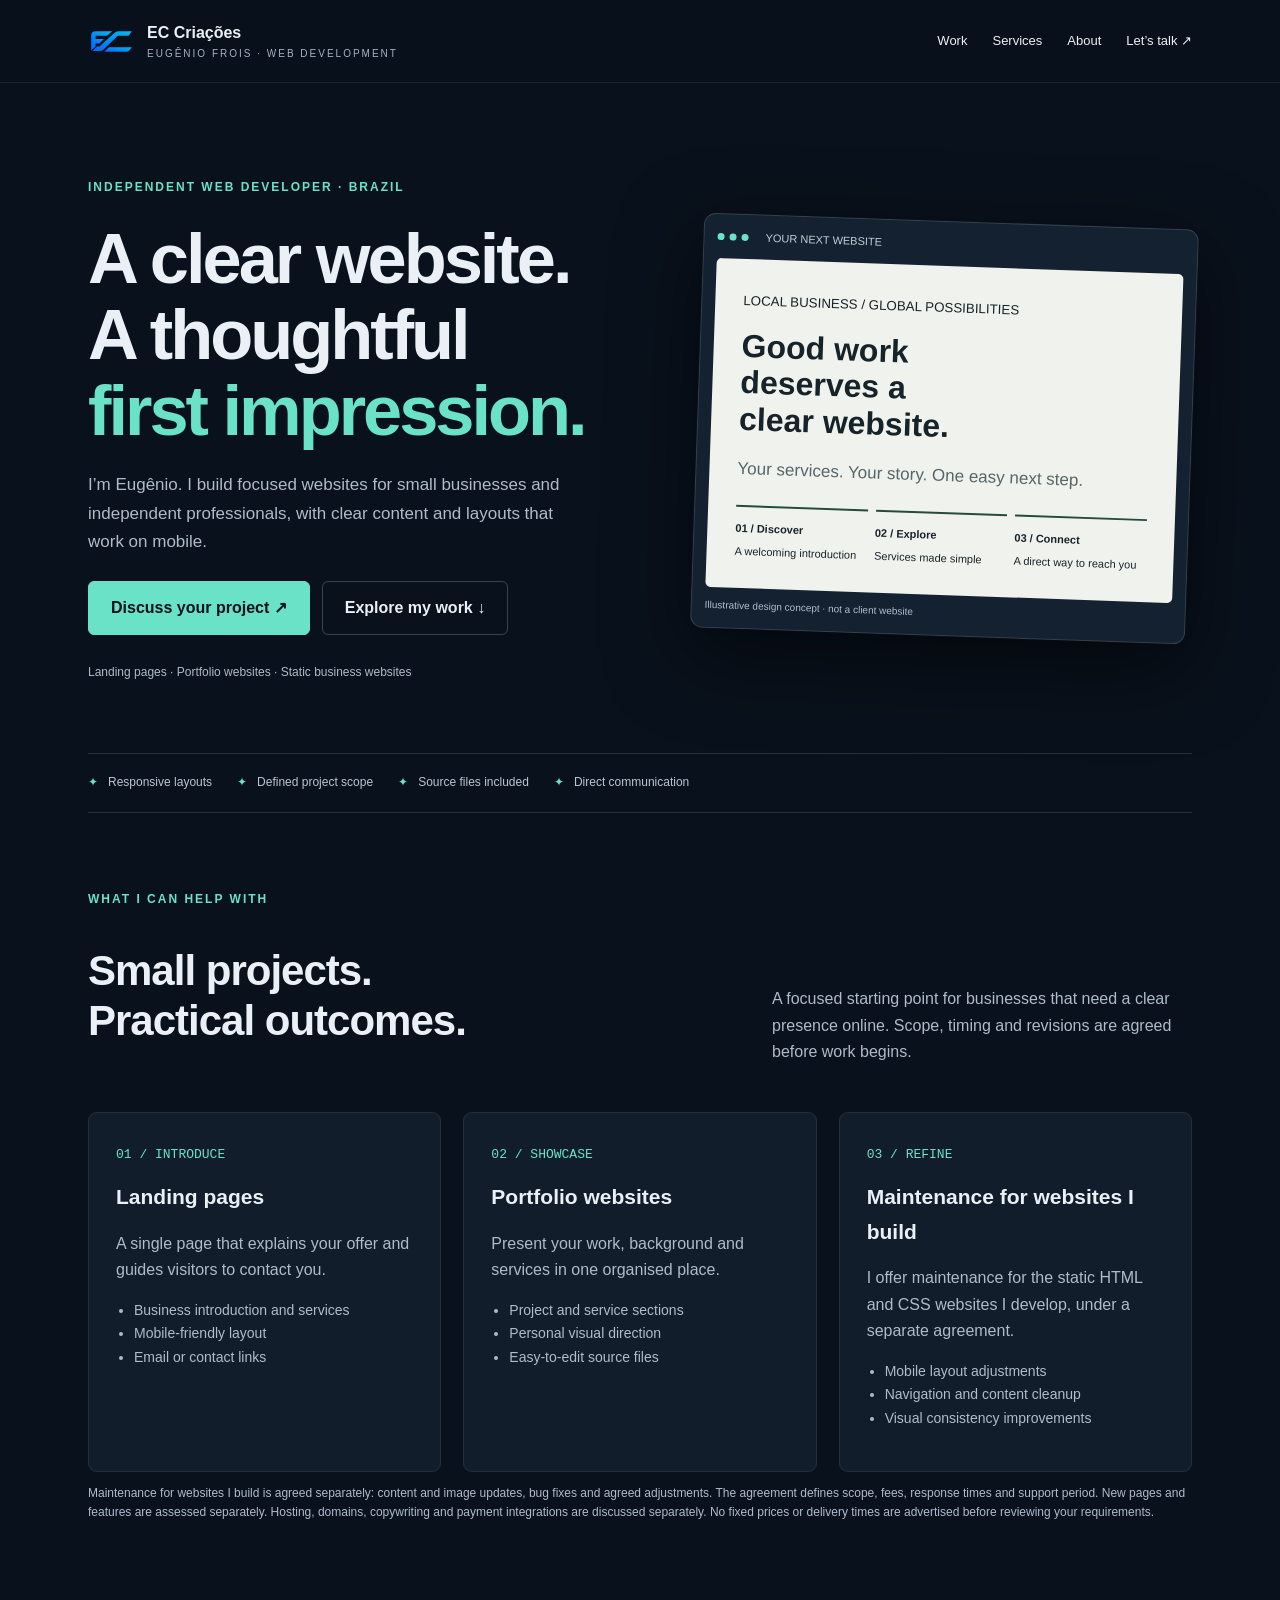
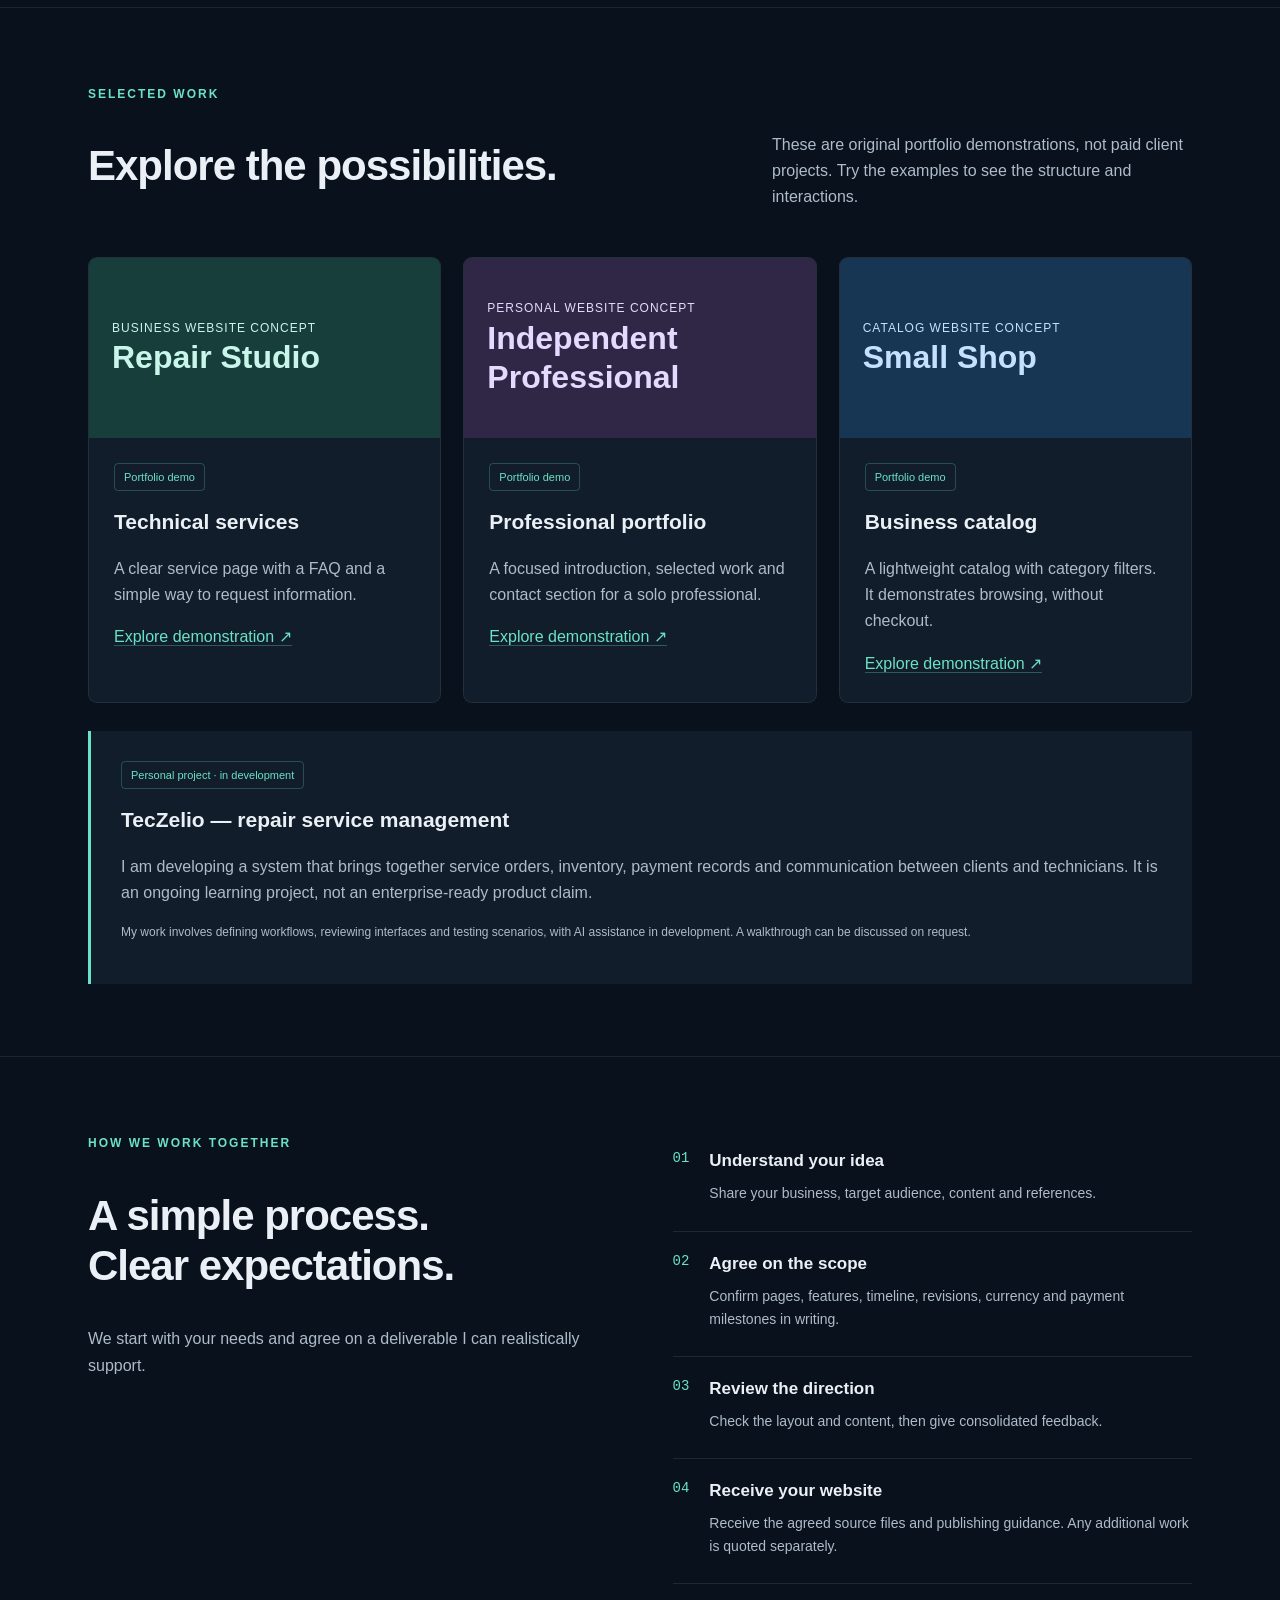
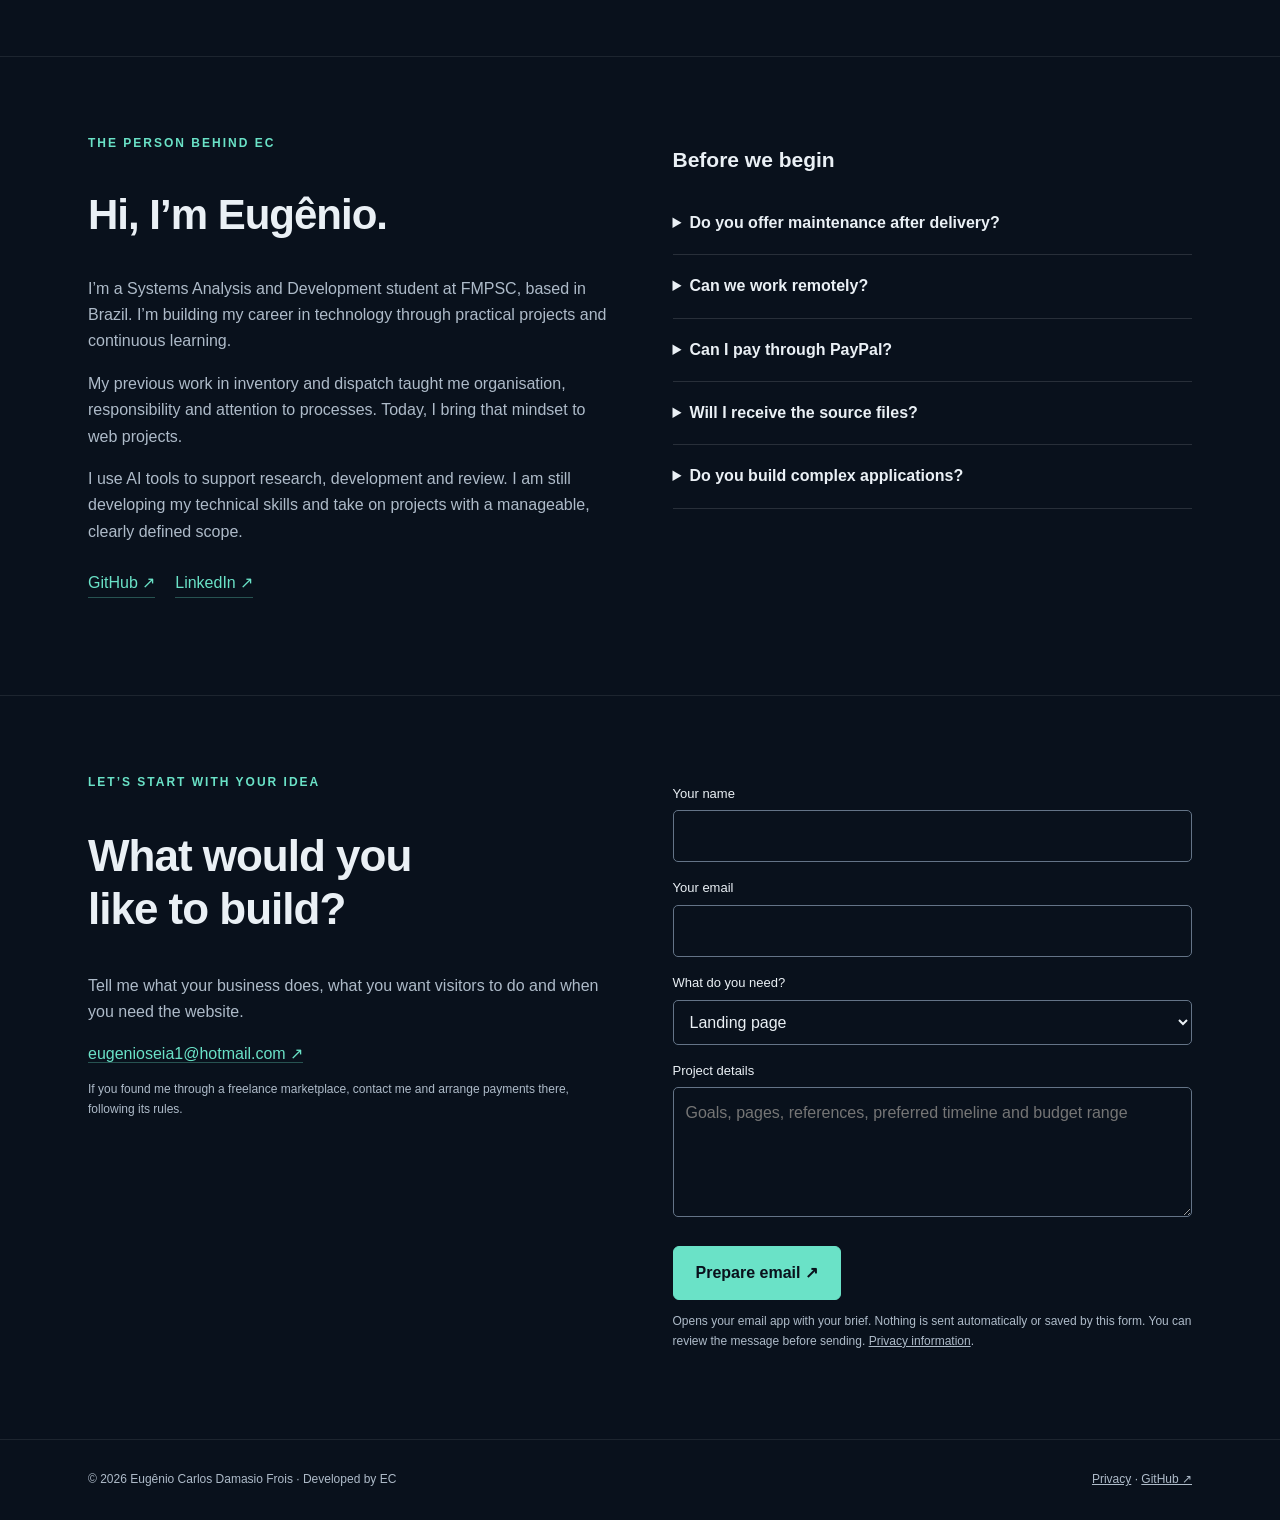
<file: index.html>
<!doctype html><html lang="en"><head><meta charset="utf-8"><meta name="viewport" content="width=device-width,initial-scale=1"><title>Eugênio Frois | EC · Independent Web Developer</title><meta name="description" content="Responsive landing pages, portfolio websites and static business websites by Eugênio Frois, an independent developer based in Brazil."><meta name="theme-color" content="#09111c"><link rel="icon" href="assets/ec-logo.svg" type="image/svg+xml"><link rel="stylesheet" href="styles.css"><script src="site.js" defer></script></head><body><a class="skip" href="#main">Skip to content</a><header><div class="wrap nav"><a class="brand" href="index.html"><img src="assets/ec-logo.svg" alt="EC"><div><b>EC Criações</b><small>EUGÊNIO FROIS · WEB DEVELOPMENT</small></div></a><nav aria-label="Main navigation"><a href="index.html#work">Work</a><a href="index.html#services">Services</a><a href="index.html#about">About</a><a href="index.html#contact">Let’s talk ↗</a></nav></div></header><main id="main"><div class="wrap"><section class="hero"><div><span class="eyebrow">Independent web developer · Brazil</span><h1>A clear website.<br>A thoughtful<br><em>first impression.</em></h1><p>I’m Eugênio. I build focused websites for small businesses and independent professionals, with clear content and layouts that work on mobile.</p><div class="actions"><a class="button" href="#contact">Discuss your project ↗</a><a class="button secondary" href="#work">Explore my work ↓</a></div><div class="meta">Landing pages · Portfolio websites · Static business websites</div></div><div class="studio" aria-label="Illustrative website design"><div class="window-top"><span class="dot"></span><span class="dot"></span><span class="dot"></span><span>YOUR NEXT WEBSITE</span></div><div class="canvas"><small>LOCAL BUSINESS / GLOBAL POSSIBILITIES</small><h3>Good work deserves a clear website.</h3><p>Your services. Your story. One easy next step.</p><div class="preview-grid"><div class="preview-tile"><b>01 / Discover</b>A welcoming introduction</div><div class="preview-tile"><b>02 / Explore</b>Services made simple</div><div class="preview-tile"><b>03 / Connect</b>A direct way to reach you</div></div></div><div class="preview-label">Illustrative design concept · not a client website</div></div></section><div class="rail"><span>Responsive layouts</span><span>Defined project scope</span><span>Source files included</span><span>Direct communication</span></div></div>
<section class="section" id="services"><div class="wrap"><div class="section-head"><div><span class="eyebrow">What I can help with</span><h2>Small projects.<br>Practical outcomes.</h2></div><p>A focused starting point for businesses that need a clear presence online. Scope, timing and revisions are agreed before work begins.</p></div><div class="grid"><article class="card"><span class="number">01 / INTRODUCE</span><h3>Landing pages</h3><p>A single page that explains your offer and guides visitors to contact you.</p><ul><li>Business introduction and services</li><li>Mobile-friendly layout</li><li>Email or contact links</li></ul></article><article class="card"><span class="number">02 / SHOWCASE</span><h3>Portfolio websites</h3><p>Present your work, background and services in one organised place.</p><ul><li>Project and service sections</li><li>Personal visual direction</li><li>Easy-to-edit source files</li></ul></article><article class="card"><span class="number">03 / REFINE</span><h3>Maintenance for websites I build</h3><p>I offer maintenance for the static HTML and CSS websites I develop, under a separate agreement.</p><ul><li>Mobile layout adjustments</li><li>Navigation and content cleanup</li><li>Visual consistency improvements</li></ul></article></div><p class="fine">Maintenance for websites I build is agreed separately: content and image updates, bug fixes and agreed adjustments. The agreement defines scope, fees, response times and support period. New pages and features are assessed separately. Hosting, domains, copywriting and payment integrations are discussed separately. No fixed prices or delivery times are advertised before reviewing your requirements.</p></div></section>
<section class="section" id="work"><div class="wrap"><div class="section-head"><div><span class="eyebrow">Selected work</span><h2>Explore the possibilities.</h2></div><p>These are original portfolio demonstrations, not paid client projects. Try the examples to see the structure and interactions.</p></div><div class="grid"><article class="card project"><div class="project-art"><span>BUSINESS WEBSITE CONCEPT</span><strong>Repair Studio</strong></div><div class="copy"><span class="tag">Portfolio demo</span><h3>Technical services</h3><p>A clear service page with a FAQ and a simple way to request information.</p><a class="text-link" href="demo-repair.html">Explore demonstration ↗</a></div></article><article class="card project"><div class="project-art purple"><span>PERSONAL WEBSITE CONCEPT</span><strong>Independent<br>Professional</strong></div><div class="copy"><span class="tag">Portfolio demo</span><h3>Professional portfolio</h3><p>A focused introduction, selected work and contact section for a solo professional.</p><a class="text-link" href="demo-professional.html">Explore demonstration ↗</a></div></article><article class="card project"><div class="project-art blue"><span>CATALOG WEBSITE CONCEPT</span><strong>Small Shop</strong></div><div class="copy"><span class="tag">Portfolio demo</span><h3>Business catalog</h3><p>A lightweight catalog with category filters. It demonstrates browsing, without checkout.</p><a class="text-link" href="demo-catalog.html">Explore demonstration ↗</a></div></article></div><div class="about-box" style="margin-top:28px"><span class="tag">Personal project · in development</span><h3>TecZelio — repair service management</h3><p>I am developing a system that brings together service orders, inventory, payment records and communication between clients and technicians. It is an ongoing learning project, not an enterprise-ready product claim.</p><p class="fine">My work involves defining workflows, reviewing interfaces and testing scenarios, with AI assistance in development. A walkthrough can be discussed on request.</p></div></div></section>
<section class="section"><div class="wrap split"><div><span class="eyebrow">How we work together</span><h2>A simple process.<br>Clear expectations.</h2><p>We start with your needs and agree on a deliverable I can realistically support.</p></div><div class="steps"><div class="step"><div><strong>Understand your idea</strong><p>Share your business, target audience, content and references.</p></div></div><div class="step"><div><strong>Agree on the scope</strong><p>Confirm pages, features, timeline, revisions, currency and payment milestones in writing.</p></div></div><div class="step"><div><strong>Review the direction</strong><p>Check the layout and content, then give consolidated feedback.</p></div></div><div class="step"><div><strong>Receive your website</strong><p>Receive the agreed source files and publishing guidance. Any additional work is quoted separately.</p></div></div></div></div></section>
<section class="section" id="about"><div class="wrap split"><div><span class="eyebrow">The person behind EC</span><h2>Hi, I’m Eugênio.</h2><p>I’m a Systems Analysis and Development student at FMPSC, based in Brazil. I’m building my career in technology through practical projects and continuous learning.</p><p>My previous work in inventory and dispatch taught me organisation, responsibility and attention to processes. Today, I bring that mindset to web projects.</p><p>I use AI tools to support research, development and review. I am still developing my technical skills and take on projects with a manageable, clearly defined scope.</p><div class="socials"><a class="text-link" href="https://github.com/eugeniofrois-creator" target="_blank" rel="noopener noreferrer">GitHub ↗</a><a class="text-link" href="https://www.linkedin.com/in/eugenio-carlos-4752462b6/" target="_blank" rel="noopener noreferrer">LinkedIn ↗</a></div></div><div class="faq"><h3>Before we begin</h3><details><summary>Do you offer maintenance after delivery?</summary><p>Yes, for websites I develop. Maintenance is contracted separately, with agreed updates, fixes, fees, response times and support period. Larger changes are quoted separately.</p></details><details><summary>Can we work remotely?</summary><p>Yes. Project requirements, feedback and delivery can be coordinated in writing. I’m based in Brazil, in the Brasília time zone.</p></details><details><summary>Can I pay through PayPal?</summary><p>For direct projects, PayPal payment arrangements can be discussed after the quote. Currency, fees and milestones must be agreed first. This website does not process payments. Projects found through freelance platforms must follow their payment rules.</p></details><details><summary>Will I receive the source files?</summary><p>Source files are included in the agreed delivery. Ownership, third-party asset licences and any reuse restrictions are specified in the project agreement.</p></details><details><summary>Do you build complex applications?</summary><p>My current freelance focus is small static websites and interface improvements. Complex backend systems, sensitive data processing and payment integrations require a separate technical assessment.</p></details></div></div></section>
<section class="section contact" id="contact"><div class="wrap split"><div><span class="eyebrow">Let’s start with your idea</span><h2>What would you<br>like to build?</h2><p>Tell me what your business does, what you want visitors to do and when you need the website.</p><a class="text-link" href="mailto:eugenioseia1@hotmail.com">eugenioseia1@hotmail.com ↗</a><p class="fine">If you found me through a freelance marketplace, contact me and arrange payments there, following its rules.</p></div><form id="brief"><label for="name">Your name</label><input id="name" name="name" required maxlength="80" autocomplete="name"><label for="email">Your email</label><input id="email" name="email" type="email" required maxlength="180" autocomplete="email"><label for="service">What do you need?</label><select id="service" name="service"><option>Landing page</option><option>Portfolio website</option><option>Static business website</option><option>HTML / CSS improvements</option></select><label for="message">Project details</label><textarea id="message" name="message" required maxlength="2000" placeholder="Goals, pages, references, preferred timeline and budget range"></textarea><button class="button" type="submit">Prepare email ↗</button><p class="fine">Opens your email app with your brief. Nothing is sent automatically or saved by this form. You can review the message before sending. <a href="privacy.html">Privacy information</a>.</p><p id="formStatus" role="status"></p><a id="emailFallback" hidden>Open prepared email</a></form></div></section></main><footer><div class="wrap footer-row"><span>© 2026 Eugênio Carlos Damasio Frois · Developed by EC</span><span><a href="privacy.html">Privacy</a> · <a href="https://github.com/eugeniofrois-creator" target="_blank" rel="noopener noreferrer">GitHub ↗</a></span></div></footer></body></html>
</file>
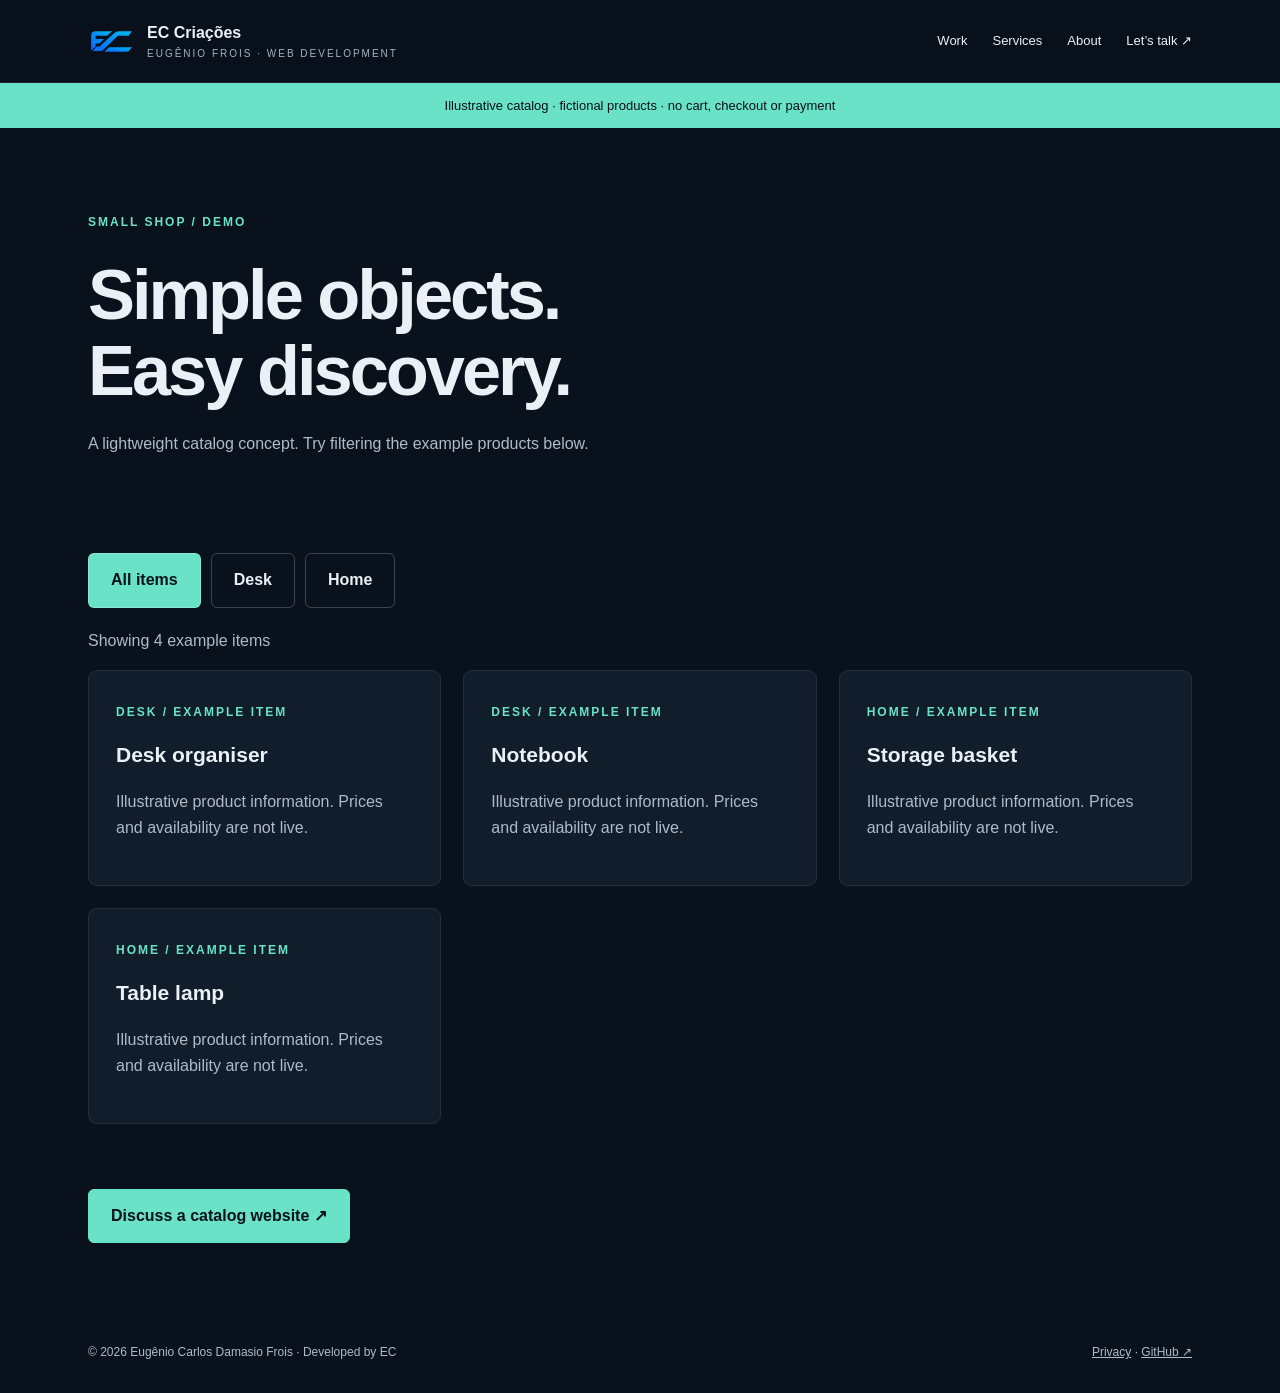
<file: demo-catalog.html>
<!doctype html><html lang="en"><head><meta charset="utf-8"><meta name="viewport" content="width=device-width,initial-scale=1"><title>Small Shop | Catalog Demonstration</title><meta name="description" content="Try a simple category filter in this fictional portfolio catalog."><meta name="theme-color" content="#09111c"><link rel="icon" href="assets/ec-logo.svg" type="image/svg+xml"><link rel="stylesheet" href="styles.css"><script src="site.js" defer></script></head><body><a class="skip" href="#main">Skip to content</a><header><div class="wrap nav"><a class="brand" href="index.html"><img src="assets/ec-logo.svg" alt="EC"><div><b>EC Criações</b><small>EUGÊNIO FROIS · WEB DEVELOPMENT</small></div></a><nav aria-label="Main navigation"><a href="index.html#work">Work</a><a href="index.html#services">Services</a><a href="index.html#about">About</a><a href="index.html#contact">Let’s talk ↗</a></nav></div></header><div class="demo-banner">Illustrative catalog · fictional products · no cart, checkout or payment</div><main id="main" class="wrap"><section class="demo-hero"><span class="eyebrow">Small Shop / Demo</span><h1>Simple objects.<br>Easy discovery.</h1><p>A lightweight catalog concept. Try filtering the example products below.</p></section><div class="filter" role="group" aria-label="Product categories"><button class="button secondary" data-filter="all" aria-pressed="true">All items</button><button class="button secondary" data-filter="desk" aria-pressed="false">Desk</button><button class="button secondary" data-filter="home" aria-pressed="false">Home</button></div><p id="filterStatus" role="status">Showing 4 example items</p><div class="grid demo-services"><article class="card product" data-category="desk"><span class="eyebrow">desk / example item</span><h3>Desk organiser</h3><p>Illustrative product information. Prices and availability are not live.</p></article><article class="card product" data-category="desk"><span class="eyebrow">desk / example item</span><h3>Notebook</h3><p>Illustrative product information. Prices and availability are not live.</p></article><article class="card product" data-category="home"><span class="eyebrow">home / example item</span><h3>Storage basket</h3><p>Illustrative product information. Prices and availability are not live.</p></article><article class="card product" data-category="home"><span class="eyebrow">home / example item</span><h3>Table lamp</h3><p>Illustrative product information. Prices and availability are not live.</p></article></div><section class="demo-contact"><a class="button" href="index.html#contact">Discuss a catalog website ↗</a></section></main><footer><div class="wrap footer-row"><span>© 2026 Eugênio Carlos Damasio Frois · Developed by EC</span><span><a href="privacy.html">Privacy</a> · <a href="https://github.com/eugeniofrois-creator" target="_blank" rel="noopener noreferrer">GitHub ↗</a></span></div></footer></body></html>
</file>
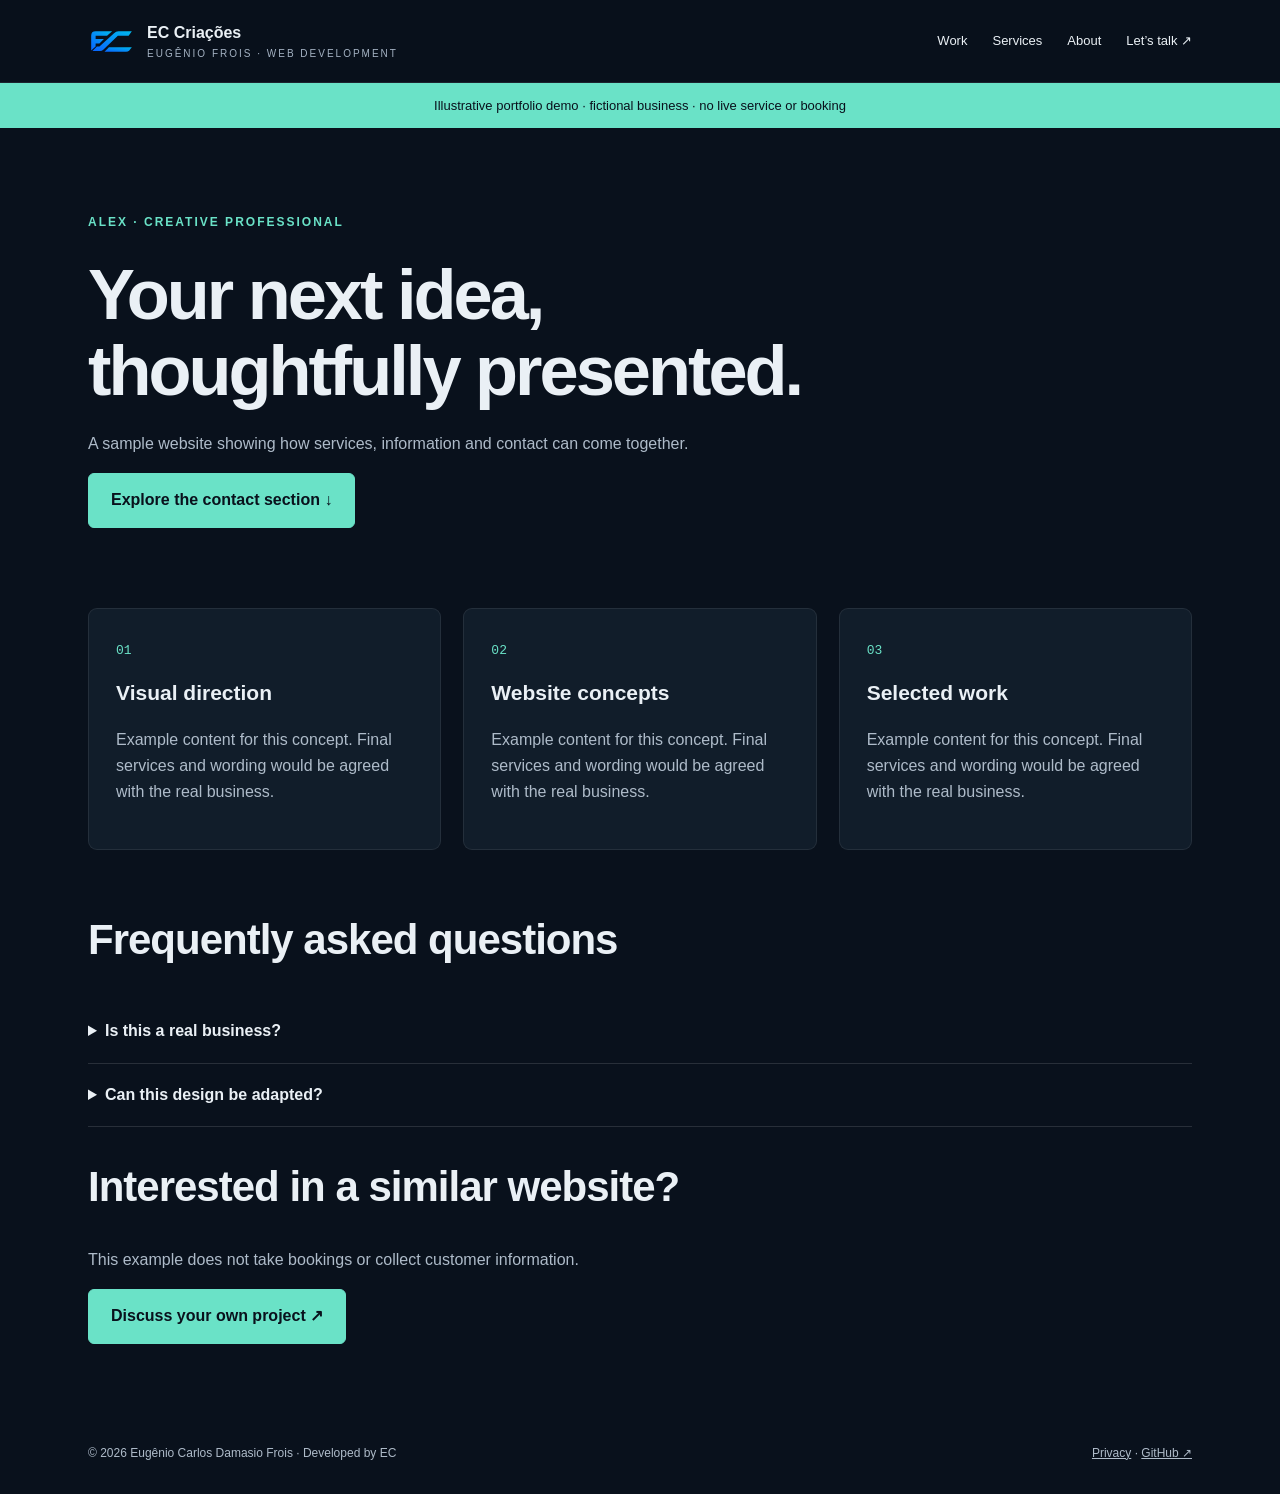
<file: demo-professional.html>
<!doctype html><html lang="en"><head><meta charset="utf-8"><meta name="viewport" content="width=device-width,initial-scale=1"><title>Alex · Creative Professional | Portfolio Demonstration</title><meta name="description" content="An illustrative website demonstration by EC. Fictional content, not a live business."><meta name="theme-color" content="#09111c"><link rel="icon" href="assets/ec-logo.svg" type="image/svg+xml"><link rel="stylesheet" href="styles.css"><script src="site.js" defer></script></head><body><a class="skip" href="#main">Skip to content</a><header><div class="wrap nav"><a class="brand" href="index.html"><img src="assets/ec-logo.svg" alt="EC"><div><b>EC Criações</b><small>EUGÊNIO FROIS · WEB DEVELOPMENT</small></div></a><nav aria-label="Main navigation"><a href="index.html#work">Work</a><a href="index.html#services">Services</a><a href="index.html#about">About</a><a href="index.html#contact">Let’s talk ↗</a></nav></div></header><div class="demo-banner">Illustrative portfolio demo · fictional business · no live service or booking</div><main id="main" class="wrap"><section class="demo-hero"><span class="eyebrow">Alex · Creative Professional</span><h1>Your next idea, thoughtfully presented.</h1><p>A sample website showing how services, information and contact can come together.</p><a class="button" href="#demo-contact">Explore the contact section ↓</a></section><div class="grid demo-services"><article class="card"><span class="number">01</span><h3>Visual direction</h3><p>Example content for this concept. Final services and wording would be agreed with the real business.</p></article><article class="card"><span class="number">02</span><h3>Website concepts</h3><p>Example content for this concept. Final services and wording would be agreed with the real business.</p></article><article class="card"><span class="number">03</span><h3>Selected work</h3><p>Example content for this concept. Final services and wording would be agreed with the real business.</p></article></div><section class="faq"><h2>Frequently asked questions</h2><details><summary>Is this a real business?</summary><p>No. This is an illustrative portfolio demonstration built to showcase a website structure.</p></details><details><summary>Can this design be adapted?</summary><p>Yes. Content, colours and sections can be discussed as part of a new project scope.</p></details></section><section id="demo-contact" class="demo-contact"><h2>Interested in a similar website?</h2><p>This example does not take bookings or collect customer information.</p><a class="button" href="index.html#contact">Discuss your own project ↗</a></section></main><footer><div class="wrap footer-row"><span>© 2026 Eugênio Carlos Damasio Frois · Developed by EC</span><span><a href="privacy.html">Privacy</a> · <a href="https://github.com/eugeniofrois-creator" target="_blank" rel="noopener noreferrer">GitHub ↗</a></span></div></footer></body></html>
</file>
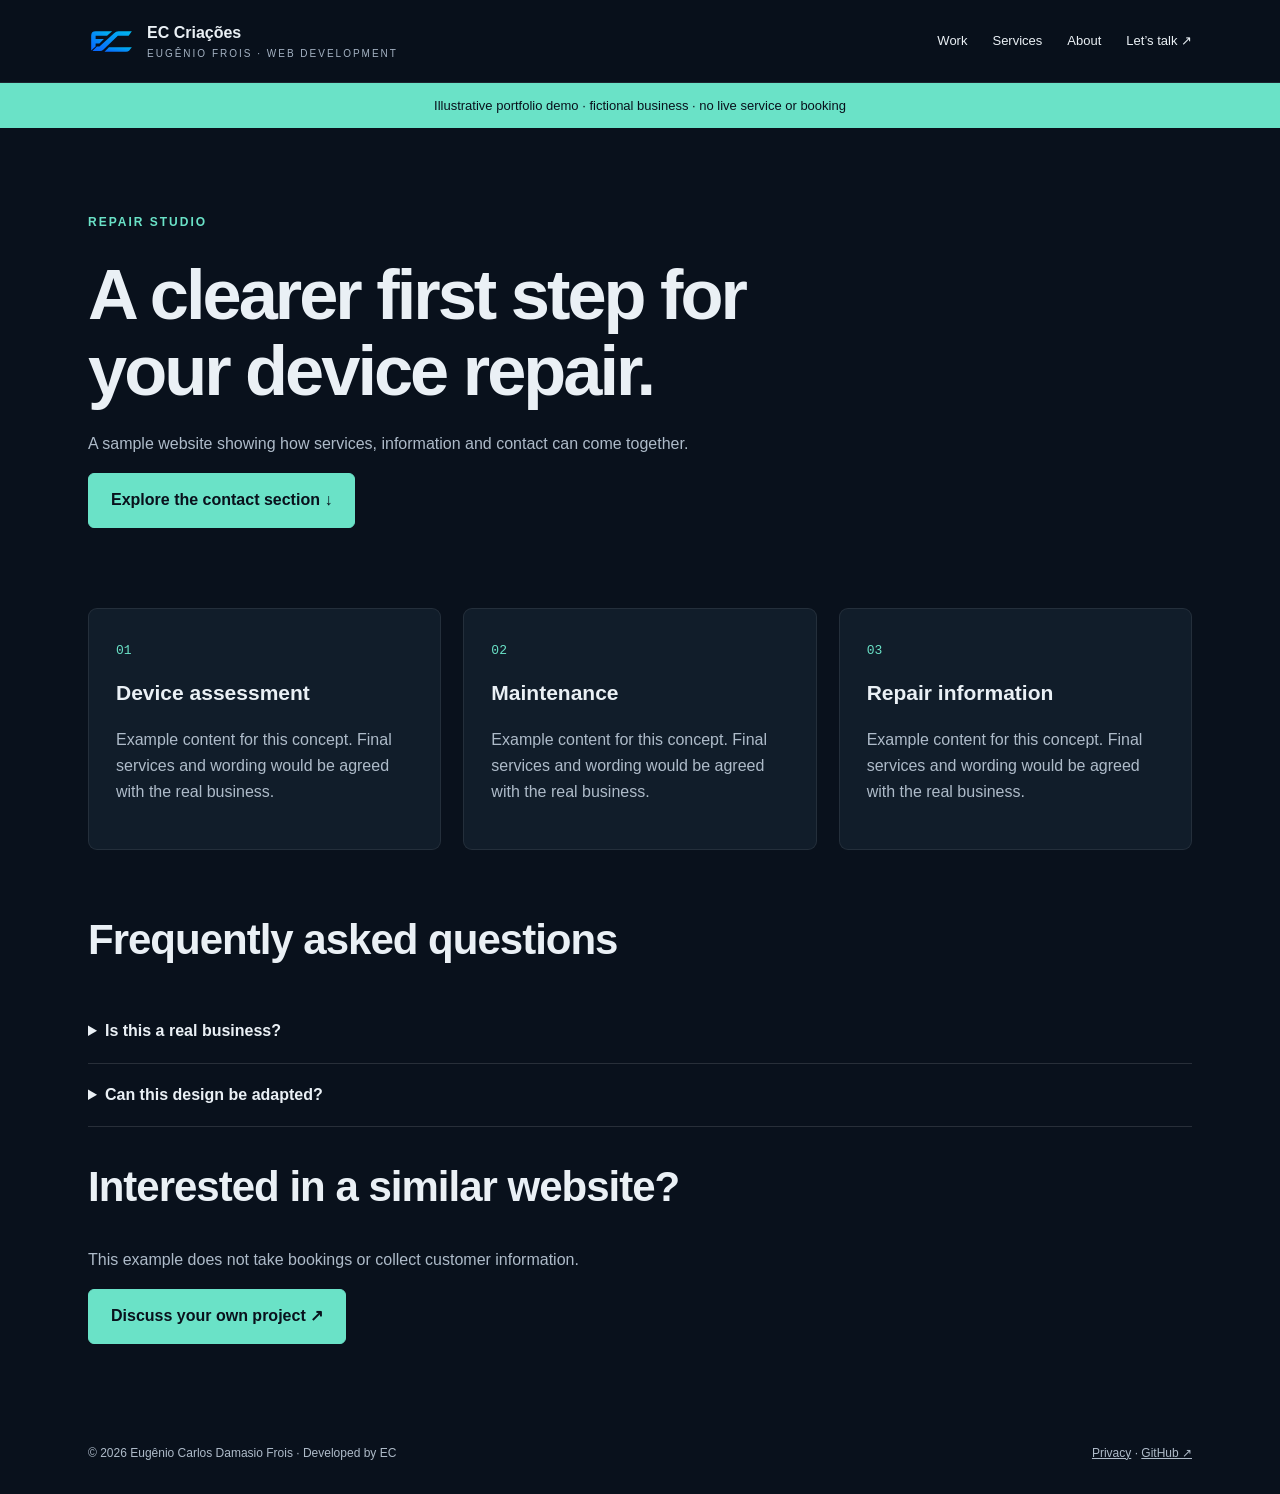
<file: demo-repair.html>
<!doctype html><html lang="en"><head><meta charset="utf-8"><meta name="viewport" content="width=device-width,initial-scale=1"><title>Repair Studio | Portfolio Demonstration</title><meta name="description" content="An illustrative website demonstration by EC. Fictional content, not a live business."><meta name="theme-color" content="#09111c"><link rel="icon" href="assets/ec-logo.svg" type="image/svg+xml"><link rel="stylesheet" href="styles.css"><script src="site.js" defer></script></head><body><a class="skip" href="#main">Skip to content</a><header><div class="wrap nav"><a class="brand" href="index.html"><img src="assets/ec-logo.svg" alt="EC"><div><b>EC Criações</b><small>EUGÊNIO FROIS · WEB DEVELOPMENT</small></div></a><nav aria-label="Main navigation"><a href="index.html#work">Work</a><a href="index.html#services">Services</a><a href="index.html#about">About</a><a href="index.html#contact">Let’s talk ↗</a></nav></div></header><div class="demo-banner">Illustrative portfolio demo · fictional business · no live service or booking</div><main id="main" class="wrap"><section class="demo-hero"><span class="eyebrow">Repair Studio</span><h1>A clearer first step for your device repair.</h1><p>A sample website showing how services, information and contact can come together.</p><a class="button" href="#demo-contact">Explore the contact section ↓</a></section><div class="grid demo-services"><article class="card"><span class="number">01</span><h3>Device assessment</h3><p>Example content for this concept. Final services and wording would be agreed with the real business.</p></article><article class="card"><span class="number">02</span><h3>Maintenance</h3><p>Example content for this concept. Final services and wording would be agreed with the real business.</p></article><article class="card"><span class="number">03</span><h3>Repair information</h3><p>Example content for this concept. Final services and wording would be agreed with the real business.</p></article></div><section class="faq"><h2>Frequently asked questions</h2><details><summary>Is this a real business?</summary><p>No. This is an illustrative portfolio demonstration built to showcase a website structure.</p></details><details><summary>Can this design be adapted?</summary><p>Yes. Content, colours and sections can be discussed as part of a new project scope.</p></details></section><section id="demo-contact" class="demo-contact"><h2>Interested in a similar website?</h2><p>This example does not take bookings or collect customer information.</p><a class="button" href="index.html#contact">Discuss your own project ↗</a></section></main><footer><div class="wrap footer-row"><span>© 2026 Eugênio Carlos Damasio Frois · Developed by EC</span><span><a href="privacy.html">Privacy</a> · <a href="https://github.com/eugeniofrois-creator" target="_blank" rel="noopener noreferrer">GitHub ↗</a></span></div></footer></body></html>
</file>
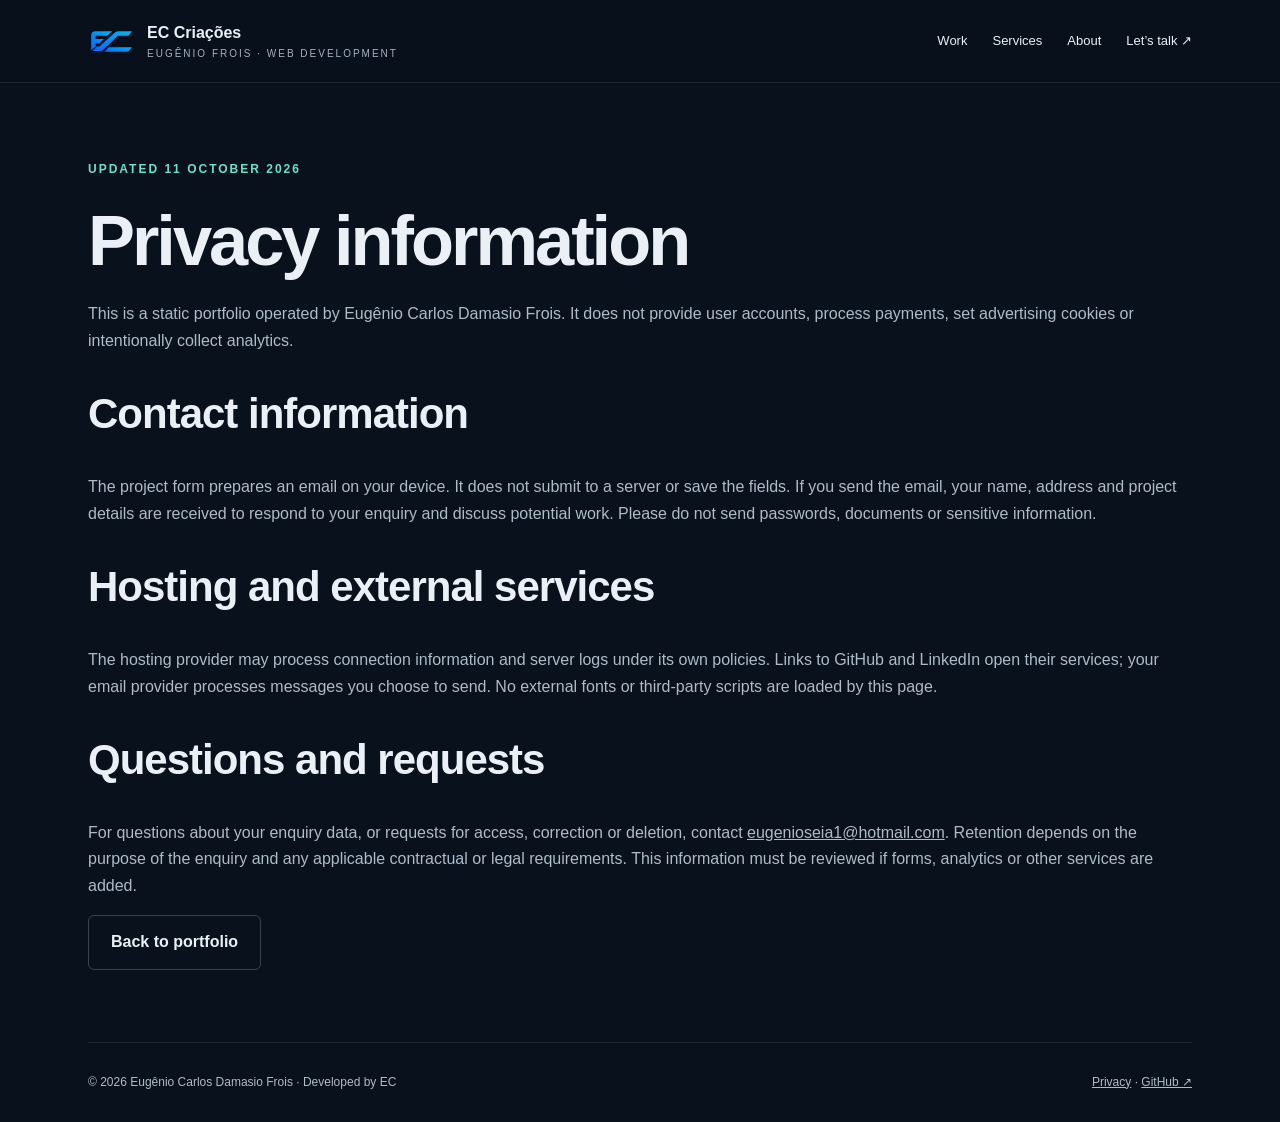
<file: privacy.html>
<!doctype html><html lang="en"><head><meta charset="utf-8"><meta name="viewport" content="width=device-width,initial-scale=1"><title>Privacy | EC Portfolio</title><meta name="description" content="Privacy information for this static EC portfolio."><meta name="theme-color" content="#09111c"><link rel="icon" href="assets/ec-logo.svg" type="image/svg+xml"><link rel="stylesheet" href="styles.css"><script src="site.js" defer></script></head><body><a class="skip" href="#main">Skip to content</a><header><div class="wrap nav"><a class="brand" href="index.html"><img src="assets/ec-logo.svg" alt="EC"><div><b>EC Criações</b><small>EUGÊNIO FROIS · WEB DEVELOPMENT</small></div></a><nav aria-label="Main navigation"><a href="index.html#work">Work</a><a href="index.html#services">Services</a><a href="index.html#about">About</a><a href="index.html#contact">Let’s talk ↗</a></nav></div></header><main id="main" class="wrap"><section class="section"><span class="eyebrow">Updated 11 October 2026</span><h1>Privacy information</h1><p>This is a static portfolio operated by Eugênio Carlos Damasio Frois. It does not provide user accounts, process payments, set advertising cookies or intentionally collect analytics.</p><h2>Contact information</h2><p>The project form prepares an email on your device. It does not submit to a server or save the fields. If you send the email, your name, address and project details are received to respond to your enquiry and discuss potential work. Please do not send passwords, documents or sensitive information.</p><h2>Hosting and external services</h2><p>The hosting provider may process connection information and server logs under its own policies. Links to GitHub and LinkedIn open their services; your email provider processes messages you choose to send. No external fonts or third-party scripts are loaded by this page.</p><h2>Questions and requests</h2><p>For questions about your enquiry data, or requests for access, correction or deletion, contact <a href="mailto:eugenioseia1@hotmail.com">eugenioseia1@hotmail.com</a>. Retention depends on the purpose of the enquiry and any applicable contractual or legal requirements. This information must be reviewed if forms, analytics or other services are added.</p><a class="button secondary" href="index.html">Back to portfolio</a></section></main><footer><div class="wrap footer-row"><span>© 2026 Eugênio Carlos Damasio Frois · Developed by EC</span><span><a href="privacy.html">Privacy</a> · <a href="https://github.com/eugeniofrois-creator" target="_blank" rel="noopener noreferrer">GitHub ↗</a></span></div></footer></body></html>
</file>
<file: styles.css>
*{box-sizing:border-box}html{scroll-behavior:smooth;scroll-padding-top:95px}body{margin:0;background:#09111c;color:#eaf0f5;font-family:Arial,Helvetica,sans-serif;line-height:1.65}a{color:inherit}button,input,select,textarea{font:inherit}button,a,input,select,textarea{outline-offset:5px}a:focus-visible,button:focus-visible{outline:3px solid #6ae2c7}.wrap{max-width:1160px;margin:auto;padding:0 28px}.skip{position:absolute;top:-70px}.skip:focus{top:0;z-index:10;background:white;color:black}header{position:sticky;top:0;background:#09111cf2;border-bottom:1px solid #ffffff15;z-index:3}.nav{display:flex;align-items:center;justify-content:space-between;min-height:82px;gap:20px}.brand{display:flex;align-items:center;text-decoration:none;gap:12px}.brand img{width:47px;height:47px}.brand small{display:block;color:#a4b2c3;font-size:10px;letter-spacing:2px}.nav nav{display:flex;gap:25px;font-size:13px}.nav nav a{text-decoration:none}.button{display:inline-flex;align-items:center;justify-content:center;padding:13px 22px;background:#6ae2c7;border:1px solid #6ae2c7;border-radius:6px;color:#09111c;font-weight:bold;text-decoration:none;cursor:pointer}.button.secondary{background:transparent;color:#eaf0f5;border-color:#ffffff35}.actions{display:flex;flex-wrap:wrap;gap:12px;margin-top:25px}.hero{padding:90px 0 70px;display:grid;grid-template-columns:1.1fr 1fr;gap:65px;align-items:center}.eyebrow{font-size:12px;letter-spacing:2px;text-transform:uppercase;color:#6ae2c7;font-weight:bold}h1{font-size:clamp(42px,5.5vw,72px);line-height:1.08;letter-spacing:-3px;margin:22px 0}h1 em{font-style:normal;color:#6ae2c7}p{color:#aebbc9}h2{font-size:clamp(29px,4vw,42px);line-height:1.2;letter-spacing:-1px}h3{font-size:21px;margin:14px 0}.hero p{max-width:490px;font-size:17px}.meta{font-size:12px;margin-top:28px;color:#aebbc9}.studio{background:#132130;border:1px solid #ffffff24;border-radius:12px;padding:13px;box-shadow:0 25px 80px #0008;transform:rotate(2deg)}.window-top{display:flex;gap:5px;align-items:center;font-size:11px;color:#c4ced8;margin:0 0 13px}.dot{height:7px;width:7px;border-radius:50%;background:#6ae2c7}.window-top span:last-child{margin-left:12px}.canvas{background:#f0f3ed;color:#17232b;border-radius:5px;padding:28px}.canvas p{color:#56656a}.canvas h3{font-size:32px;line-height:1.15;max-width:220px}.preview-grid{display:grid;grid-template-columns:repeat(3,1fr);gap:8px;margin-top:22px}.preview-tile{border-top:2px solid #264a40;padding-top:12px;font-size:11px}.preview-tile b{display:block;margin-bottom:5px}.preview-label{font-size:10px;color:#b2bec9;margin-top:10px}.rail{display:flex;flex-wrap:wrap;gap:25px;border-top:1px solid #ffffff20;border-bottom:1px solid #ffffff20;padding:19px 0;font-size:12px;color:#b9c5d0}.rail span:before{content:'✦';color:#6ae2c7;margin-right:10px}section.section{padding:72px 0;border-bottom:1px solid #ffffff15}.section-head{display:flex;justify-content:space-between;gap:40px;align-items:end;margin-bottom:30px}.section-head p{max-width:420px}.grid{display:grid;grid-template-columns:repeat(3,minmax(0,1fr));gap:22px}.card{background:#111d2a;padding:27px;border:1px solid #ffffff14;border-radius:9px}.number{font:13px monospace;color:#6ae2c7}.card ul{padding-left:18px;color:#afbdcb;font-size:14px}.tag{display:inline-block;font-size:11px;padding:4px 9px;border:1px solid #6ae2c740;color:#6ae2c7;border-radius:4px}.project{padding:0;overflow:hidden}.project .copy{padding:25px}.project-art{height:180px;padding:23px;display:flex;flex-direction:column;justify-content:center;background:#183e3b;color:#c8f6eb}.project-art.purple{background:#302746;color:#e6d9ff}.project-art.blue{background:#173654;color:#c4e1ff}.project-art strong{font-size:32px;line-height:1.2}.project-art span{font-size:12px;letter-spacing:1px}.text-link{color:#6ae2c7;text-decoration:none;border-bottom:1px solid #6ae2c750}.split{display:grid;grid-template-columns:1fr 1fr;gap:65px}.steps{counter-reset:steps}.step{padding:18px 0;border-bottom:1px solid #ffffff18;display:flex;gap:20px}.step:before{counter-increment:steps;content:'0' counter(steps);color:#6ae2c7;font:14px monospace;margin-top:3px}.step strong{font-size:17px}.step p{margin:7px 0;font-size:14px}.about-box{padding:30px;border-left:3px solid #6ae2c7;background:#111d2a}.faq details{padding:18px 0;border-bottom:1px solid #ffffff20}.faq summary{cursor:pointer;font-weight:bold}.faq p{font-size:14px}label{display:block;font-size:13px;margin:15px 0 6px}input,select,textarea{width:100%;background:#09111c;color:#eaf0f5;padding:12px;border:1px solid #647487;border-radius:5px}textarea{min-height:130px;resize:vertical}form .button{margin-top:20px}.fine{font-size:12px}.contact h2{font-size:44px}.socials{display:flex;gap:20px;margin:25px 0;flex-wrap:wrap}footer{padding:30px 0;color:#aebbc9;font-size:12px}.footer-row{display:flex;justify-content:space-between;gap:20px}.demo-banner{padding:12px 20px;background:#6ae2c7;color:#09111c;text-align:center;font-size:13px}.demo-hero{padding:80px 0}.demo-hero h1{max-width:750px}.demo-services{margin-bottom:65px}.demo-services .card{min-height:160px}.demo-contact{margin-bottom:70px}.filter{display:flex;gap:10px;flex-wrap:wrap;margin-bottom:20px}.filter button[aria-pressed=true]{background:#6ae2c7;color:#09111c}.product[hidden]{display:none}.error{color:#ffc2bb}.success{color:#6ae2c7}@media(max-width:850px){.hero,.split{grid-template-columns:1fr;gap:35px}.hero{padding-top:50px}.studio{transform:none;max-width:560px}.grid{grid-template-columns:1fr}.section-head{display:block}.nav{flex-wrap:wrap;padding:15px 0}.nav nav{gap:16px;flex-wrap:wrap}h1{letter-spacing:-2px}.footer-row{flex-direction:column}.section{padding:48px 0!important}}@media(max-width:420px){.wrap{padding:0 20px}.nav nav{font-size:12px}.canvas{padding:20px}.contact h2{font-size:35px}}@media(prefers-reduced-motion:reduce){html{scroll-behavior:auto}.studio{transform:none}}
</file>
